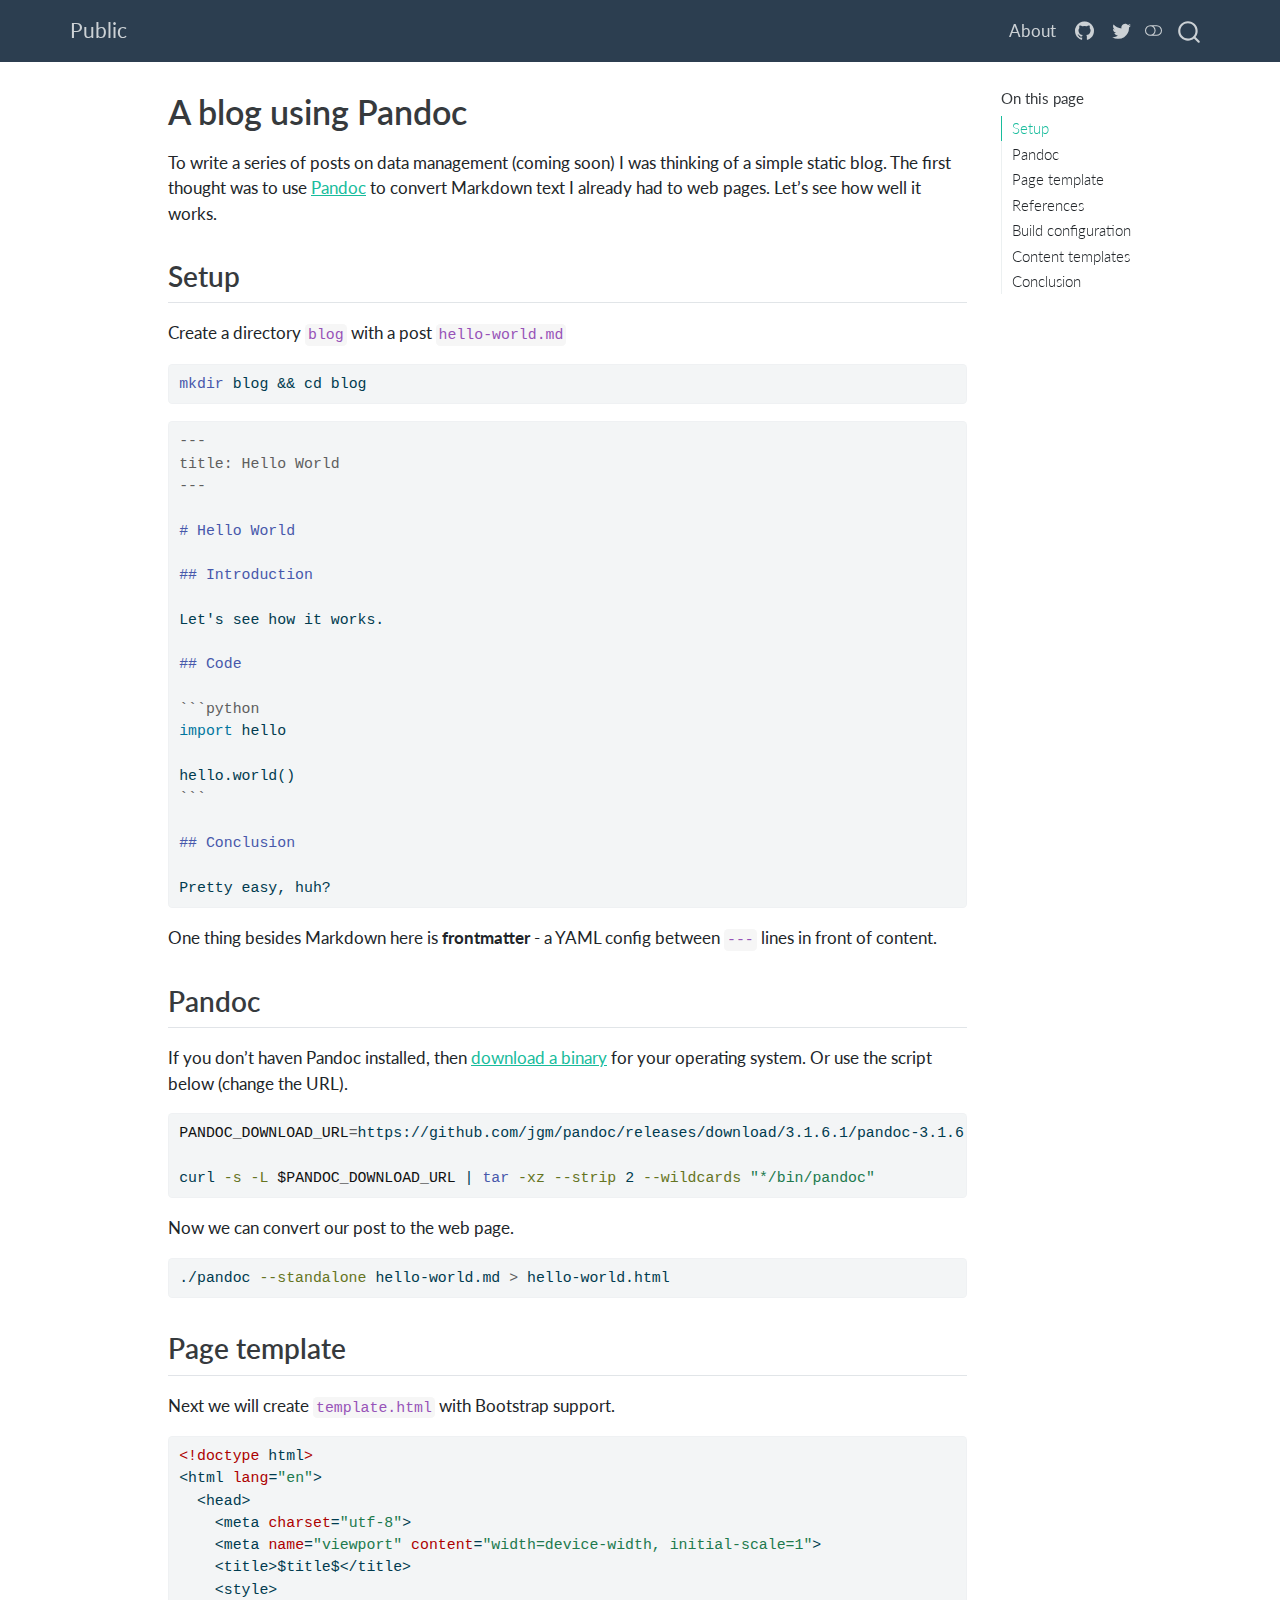
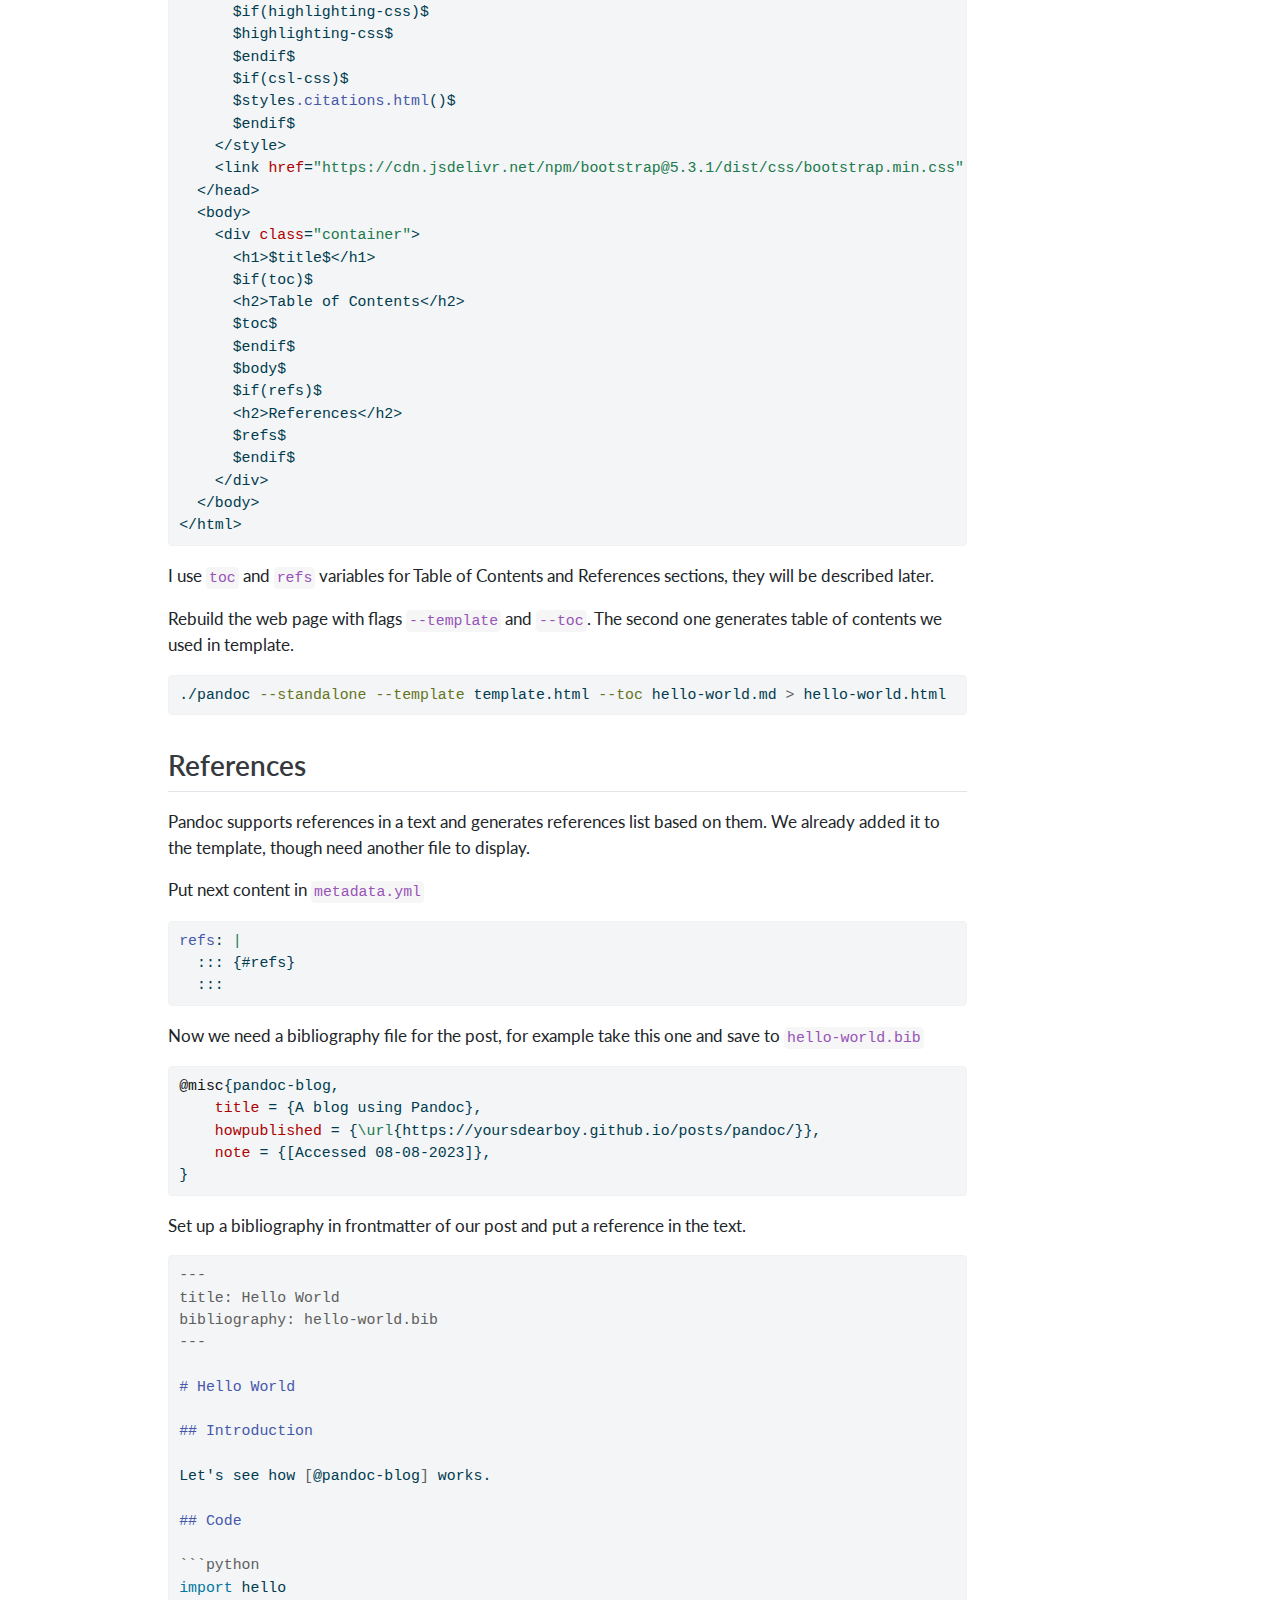
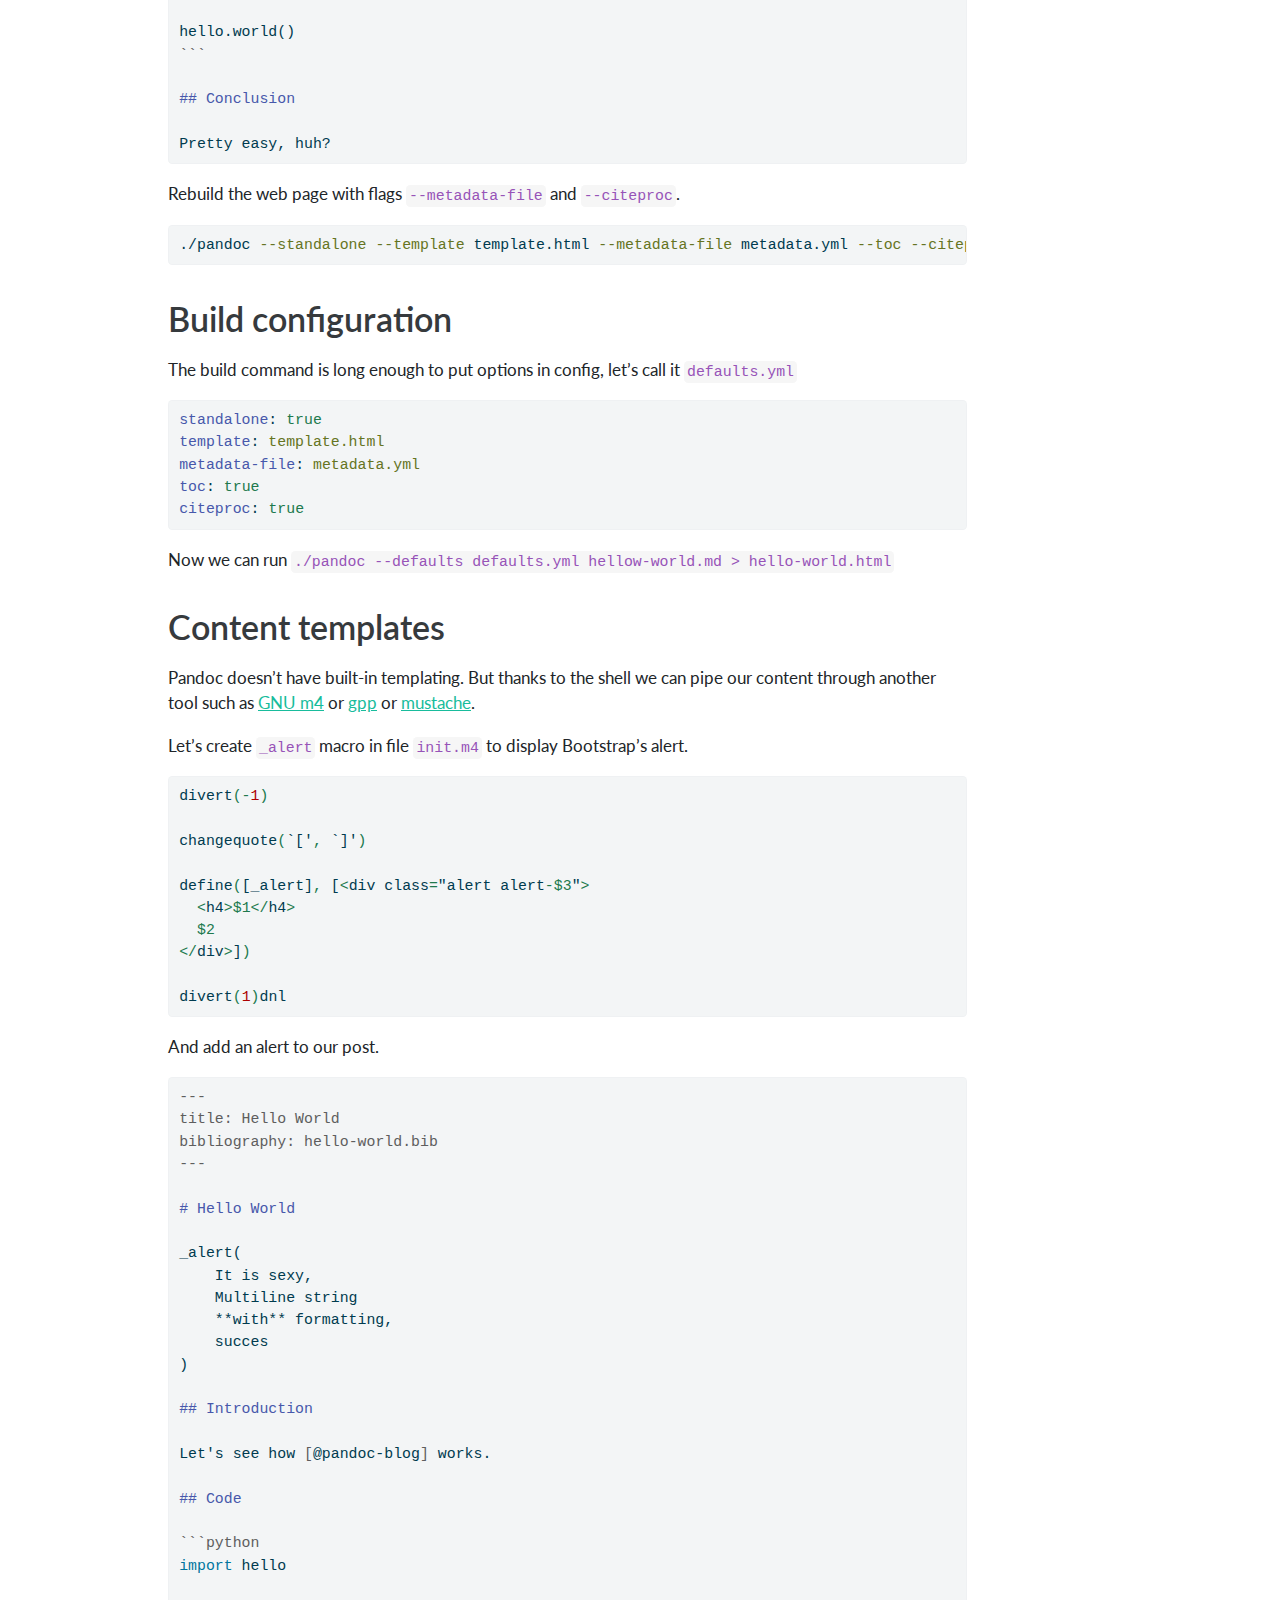
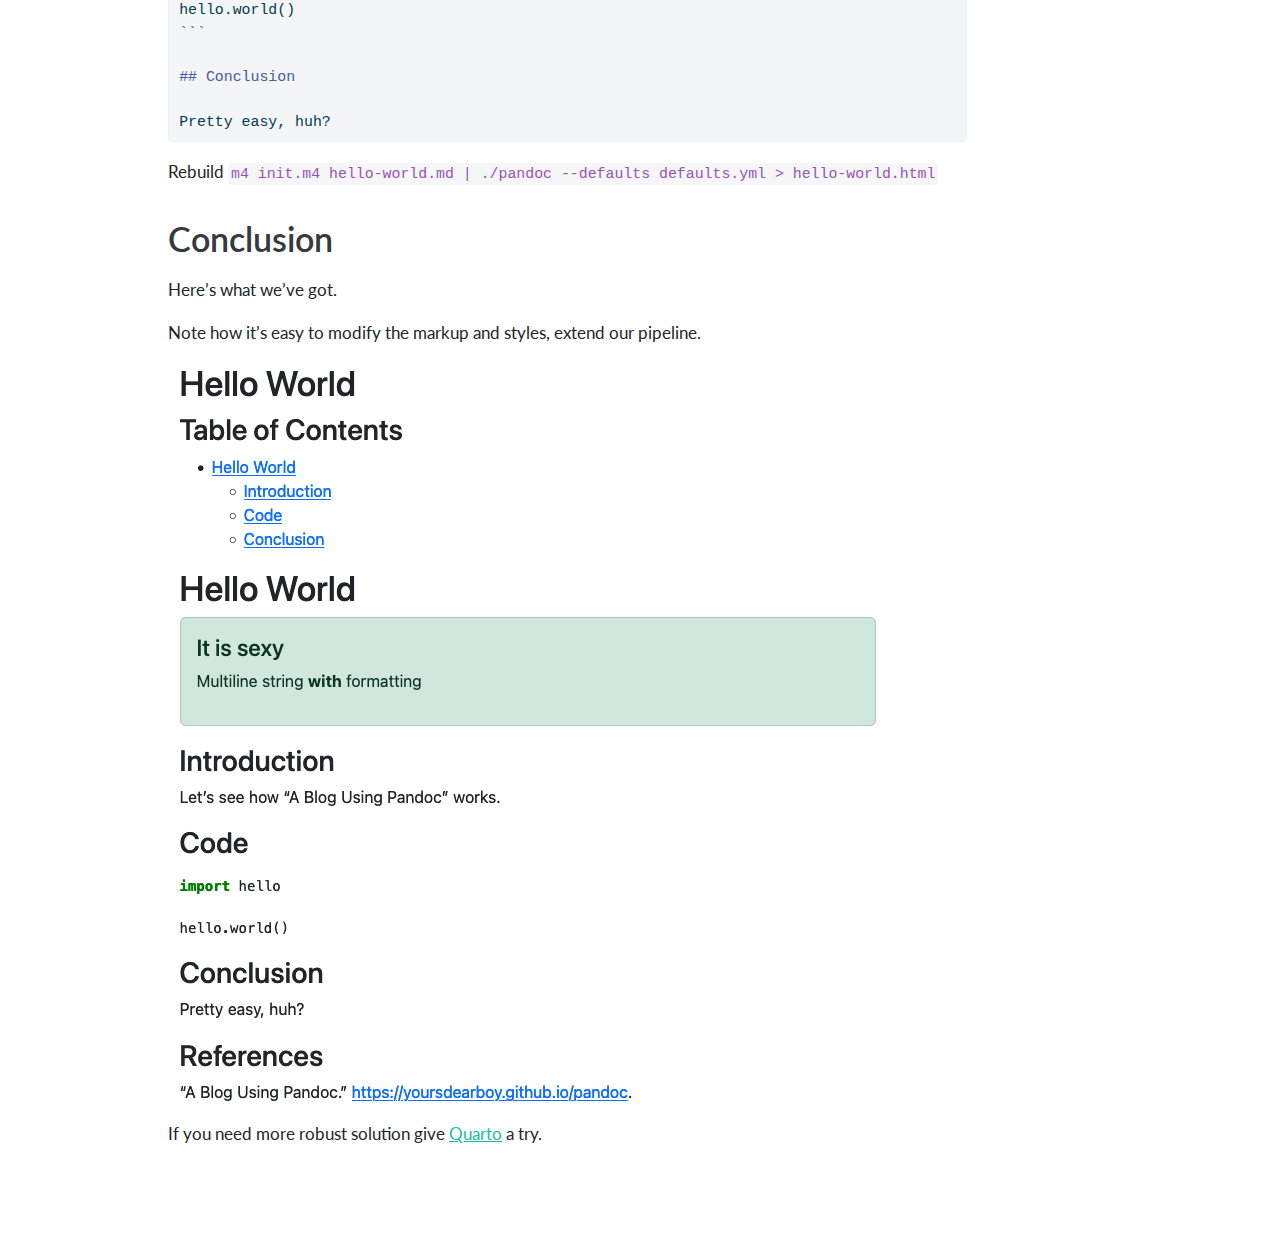
<file: posts/pandoc/index.html>
<!DOCTYPE html>
<html xmlns="http://www.w3.org/1999/xhtml" lang="en" xml:lang="en"><head>

<meta charset="utf-8">
<meta name="generator" content="quarto-1.3.450">

<meta name="viewport" content="width=device-width, initial-scale=1.0, user-scalable=yes">

<meta name="author" content="Kirill Voronin">
<meta name="dcterms.date" content="2023-08-07">

<title>Public - A blog using Pandoc</title>
<style>
code{white-space: pre-wrap;}
span.smallcaps{font-variant: small-caps;}
div.columns{display: flex; gap: min(4vw, 1.5em);}
div.column{flex: auto; overflow-x: auto;}
div.hanging-indent{margin-left: 1.5em; text-indent: -1.5em;}
ul.task-list{list-style: none;}
ul.task-list li input[type="checkbox"] {
  width: 0.8em;
  margin: 0 0.8em 0.2em -1em; /* quarto-specific, see https://github.com/quarto-dev/quarto-cli/issues/4556 */ 
  vertical-align: middle;
}
/* CSS for syntax highlighting */
pre > code.sourceCode { white-space: pre; position: relative; }
pre > code.sourceCode > span { display: inline-block; line-height: 1.25; }
pre > code.sourceCode > span:empty { height: 1.2em; }
.sourceCode { overflow: visible; }
code.sourceCode > span { color: inherit; text-decoration: inherit; }
div.sourceCode { margin: 1em 0; }
pre.sourceCode { margin: 0; }
@media screen {
div.sourceCode { overflow: auto; }
}
@media print {
pre > code.sourceCode { white-space: pre-wrap; }
pre > code.sourceCode > span { text-indent: -5em; padding-left: 5em; }
}
pre.numberSource code
  { counter-reset: source-line 0; }
pre.numberSource code > span
  { position: relative; left: -4em; counter-increment: source-line; }
pre.numberSource code > span > a:first-child::before
  { content: counter(source-line);
    position: relative; left: -1em; text-align: right; vertical-align: baseline;
    border: none; display: inline-block;
    -webkit-touch-callout: none; -webkit-user-select: none;
    -khtml-user-select: none; -moz-user-select: none;
    -ms-user-select: none; user-select: none;
    padding: 0 4px; width: 4em;
  }
pre.numberSource { margin-left: 3em;  padding-left: 4px; }
div.sourceCode
  {   }
@media screen {
pre > code.sourceCode > span > a:first-child::before { text-decoration: underline; }
}
</style>


<script src="../../site_libs/quarto-nav/quarto-nav.js"></script>
<script src="../../site_libs/quarto-nav/headroom.min.js"></script>
<script src="../../site_libs/clipboard/clipboard.min.js"></script>
<script src="../../site_libs/quarto-search/autocomplete.umd.js"></script>
<script src="../../site_libs/quarto-search/fuse.min.js"></script>
<script src="../../site_libs/quarto-search/quarto-search.js"></script>
<meta name="quarto:offset" content="../../">
<script src="../../site_libs/quarto-html/quarto.js"></script>
<script src="../../site_libs/quarto-html/popper.min.js"></script>
<script src="../../site_libs/quarto-html/tippy.umd.min.js"></script>
<script src="../../site_libs/quarto-html/anchor.min.js"></script>
<link href="../../site_libs/quarto-html/tippy.css" rel="stylesheet">
<link href="../../site_libs/quarto-html/quarto-syntax-highlighting.css" rel="stylesheet" class="quarto-color-scheme" id="quarto-text-highlighting-styles">
<link href="../../site_libs/quarto-html/quarto-syntax-highlighting-dark.css" rel="prefetch" class="quarto-color-scheme quarto-color-alternate" id="quarto-text-highlighting-styles">
<script src="../../site_libs/bootstrap/bootstrap.min.js"></script>
<link href="../../site_libs/bootstrap/bootstrap-icons.css" rel="stylesheet">
<link href="../../site_libs/bootstrap/bootstrap.min.css" rel="stylesheet" class="quarto-color-scheme" id="quarto-bootstrap" data-mode="light">
<link href="../../site_libs/bootstrap/bootstrap-dark.min.css" rel="prefetch" class="quarto-color-scheme quarto-color-alternate" id="quarto-bootstrap" data-mode="dark">
<script id="quarto-search-options" type="application/json">{
  "location": "navbar",
  "copy-button": false,
  "collapse-after": 3,
  "panel-placement": "end",
  "type": "overlay",
  "limit": 20,
  "language": {
    "search-no-results-text": "No results",
    "search-matching-documents-text": "matching documents",
    "search-copy-link-title": "Copy link to search",
    "search-hide-matches-text": "Hide additional matches",
    "search-more-match-text": "more match in this document",
    "search-more-matches-text": "more matches in this document",
    "search-clear-button-title": "Clear",
    "search-detached-cancel-button-title": "Cancel",
    "search-submit-button-title": "Submit",
    "search-label": "Search"
  }
}</script>


<link rel="stylesheet" href="../../styles.css">
</head>

<body class="nav-fixed">

<div id="quarto-search-results"></div>
  <header id="quarto-header" class="headroom fixed-top">
    <nav class="navbar navbar-expand-lg navbar-dark ">
      <div class="navbar-container container-fluid">
      <div class="navbar-brand-container">
    <a class="navbar-brand" href="../../index.html">
    <span class="navbar-title">Public</span>
    </a>
  </div>
            <div id="quarto-search" class="" title="Search"></div>
          <button class="navbar-toggler" type="button" data-bs-toggle="collapse" data-bs-target="#navbarCollapse" aria-controls="navbarCollapse" aria-expanded="false" aria-label="Toggle navigation" onclick="if (window.quartoToggleHeadroom) { window.quartoToggleHeadroom(); }">
  <span class="navbar-toggler-icon"></span>
</button>
          <div class="collapse navbar-collapse" id="navbarCollapse">
            <ul class="navbar-nav navbar-nav-scroll ms-auto">
  <li class="nav-item">
    <a class="nav-link" href="../../about.html" rel="" target="">
 <span class="menu-text">About</span></a>
  </li>  
  <li class="nav-item compact">
    <a class="nav-link" href="https://github.com/yoursdearboy" rel="" target=""><i class="bi bi-github" role="img">
</i> 
 <span class="menu-text"></span></a>
  </li>  
  <li class="nav-item compact">
    <a class="nav-link" href="https://twitter.com/prlunestia" rel="" target=""><i class="bi bi-twitter" role="img">
</i> 
 <span class="menu-text"></span></a>
  </li>  
</ul>
            <div class="quarto-navbar-tools">
  <a href="" class="quarto-color-scheme-toggle quarto-navigation-tool  px-1" onclick="window.quartoToggleColorScheme(); return false;" title="Toggle dark mode"><i class="bi"></i></a>
</div>
          </div> <!-- /navcollapse -->
      </div> <!-- /container-fluid -->
    </nav>
</header>
<!-- content -->
<div id="quarto-content" class="quarto-container page-columns page-rows-contents page-layout-article page-navbar">
<!-- sidebar -->
<!-- margin-sidebar -->
    <div id="quarto-margin-sidebar" class="sidebar margin-sidebar">
        <nav id="TOC" role="doc-toc" class="toc-active">
    <h2 id="toc-title">On this page</h2>
   
  <ul>
  <li><a href="#setup" id="toc-setup" class="nav-link active" data-scroll-target="#setup">Setup</a></li>
  <li><a href="#pandoc" id="toc-pandoc" class="nav-link" data-scroll-target="#pandoc">Pandoc</a></li>
  <li><a href="#page-template" id="toc-page-template" class="nav-link" data-scroll-target="#page-template">Page template</a></li>
  <li><a href="#references" id="toc-references" class="nav-link" data-scroll-target="#references">References</a></li>
  <li><a href="#build-configuration" id="toc-build-configuration" class="nav-link" data-scroll-target="#build-configuration">Build configuration</a></li>
  <li><a href="#content-templates" id="toc-content-templates" class="nav-link" data-scroll-target="#content-templates">Content templates</a></li>
  <li><a href="#conclusion" id="toc-conclusion" class="nav-link" data-scroll-target="#conclusion">Conclusion</a></li>
  </ul>
</nav>
    </div>
<!-- main -->
<main class="content" id="quarto-document-content">

<header id="title-block-header" class="quarto-title-block default">
<div class="quarto-title">
<h1 class="title">A blog using Pandoc</h1>
</div>



<div class="quarto-title-meta">

    <div>
    <div class="quarto-title-meta-heading">Author</div>
    <div class="quarto-title-meta-contents">
             <p>Kirill Voronin </p>
          </div>
  </div>
    
    <div>
    <div class="quarto-title-meta-heading">Published</div>
    <div class="quarto-title-meta-contents">
      <p class="date">August 7, 2023</p>
    </div>
  </div>
  
    
  </div>
  

</header>

<p>To write a series of posts on data management (coming soon) I was thinking of a simple static blog. The first thought was to use <a href="https://pandoc.org">Pandoc</a> to convert Markdown text I already had to web pages. Let’s see how well it works.</p>
<section id="setup" class="level2">
<h2 class="anchored" data-anchor-id="setup">Setup</h2>
<p>Create a directory <code>blog</code> with a post <code>hello-world.md</code></p>
<div class="sourceCode" id="cb1"><pre class="sourceCode sh code-with-copy"><code class="sourceCode bash"><span id="cb1-1"><a href="#cb1-1" aria-hidden="true" tabindex="-1"></a><span class="fu">mkdir</span> blog <span class="kw">&amp;&amp;</span> <span class="bu">cd</span> blog</span></code><button title="Copy to Clipboard" class="code-copy-button"><i class="bi"></i></button></pre></div>
<div class="sourceCode" id="cb2"><pre class="sourceCode md code-with-copy"><code class="sourceCode markdown"><span id="cb2-1"><a href="#cb2-1" aria-hidden="true" tabindex="-1"></a><span class="co">---</span></span>
<span id="cb2-2"><a href="#cb2-2" aria-hidden="true" tabindex="-1"></a><span class="an">title:</span><span class="co"> Hello World</span></span>
<span id="cb2-3"><a href="#cb2-3" aria-hidden="true" tabindex="-1"></a><span class="co">---</span></span>
<span id="cb2-4"><a href="#cb2-4" aria-hidden="true" tabindex="-1"></a></span>
<span id="cb2-5"><a href="#cb2-5" aria-hidden="true" tabindex="-1"></a><span class="fu"># Hello World</span></span>
<span id="cb2-6"><a href="#cb2-6" aria-hidden="true" tabindex="-1"></a></span>
<span id="cb2-7"><a href="#cb2-7" aria-hidden="true" tabindex="-1"></a><span class="fu">## Introduction</span></span>
<span id="cb2-8"><a href="#cb2-8" aria-hidden="true" tabindex="-1"></a></span>
<span id="cb2-9"><a href="#cb2-9" aria-hidden="true" tabindex="-1"></a>Let's see how it works.</span>
<span id="cb2-10"><a href="#cb2-10" aria-hidden="true" tabindex="-1"></a></span>
<span id="cb2-11"><a href="#cb2-11" aria-hidden="true" tabindex="-1"></a><span class="fu">## Code</span></span>
<span id="cb2-12"><a href="#cb2-12" aria-hidden="true" tabindex="-1"></a></span>
<span id="cb2-13"><a href="#cb2-13" aria-hidden="true" tabindex="-1"></a><span class="in">```python</span></span>
<span id="cb2-14"><a href="#cb2-14" aria-hidden="true" tabindex="-1"></a><span class="im">import</span> hello</span>
<span id="cb2-15"><a href="#cb2-15" aria-hidden="true" tabindex="-1"></a></span>
<span id="cb2-16"><a href="#cb2-16" aria-hidden="true" tabindex="-1"></a>hello.world()</span>
<span id="cb2-17"><a href="#cb2-17" aria-hidden="true" tabindex="-1"></a><span class="in">```</span></span>
<span id="cb2-18"><a href="#cb2-18" aria-hidden="true" tabindex="-1"></a></span>
<span id="cb2-19"><a href="#cb2-19" aria-hidden="true" tabindex="-1"></a><span class="fu">## Conclusion</span></span>
<span id="cb2-20"><a href="#cb2-20" aria-hidden="true" tabindex="-1"></a></span>
<span id="cb2-21"><a href="#cb2-21" aria-hidden="true" tabindex="-1"></a>Pretty easy, huh?</span></code><button title="Copy to Clipboard" class="code-copy-button"><i class="bi"></i></button></pre></div>
<p>One thing besides Markdown here is <strong>frontmatter</strong> - a YAML config between <code>---</code> lines in front of content.</p>
</section>
<section id="pandoc" class="level2">
<h2 class="anchored" data-anchor-id="pandoc">Pandoc</h2>
<p>If you don’t haven Pandoc installed, then <a href="https://github.com/jgm/pandoc/releases/">download a binary</a> for your operating system. Or use the script below (change the URL).</p>
<div class="sourceCode" id="cb3"><pre class="sourceCode sh code-with-copy"><code class="sourceCode bash"><span id="cb3-1"><a href="#cb3-1" aria-hidden="true" tabindex="-1"></a><span class="va">PANDOC_DOWNLOAD_URL</span><span class="op">=</span>https://github.com/jgm/pandoc/releases/download/3.1.6.1/pandoc-3.1.6.1-linux-amd64.tar.gz</span>
<span id="cb3-2"><a href="#cb3-2" aria-hidden="true" tabindex="-1"></a></span>
<span id="cb3-3"><a href="#cb3-3" aria-hidden="true" tabindex="-1"></a><span class="ex">curl</span> <span class="at">-s</span> <span class="at">-L</span> <span class="va">$PANDOC_DOWNLOAD_URL</span> <span class="kw">|</span> <span class="fu">tar</span> <span class="at">-xz</span> <span class="at">--strip</span> 2 <span class="at">--wildcards</span> <span class="st">"*/bin/pandoc"</span></span></code><button title="Copy to Clipboard" class="code-copy-button"><i class="bi"></i></button></pre></div>
<p>Now we can convert our post to the web page.</p>
<div class="sourceCode" id="cb4"><pre class="sourceCode sh code-with-copy"><code class="sourceCode bash"><span id="cb4-1"><a href="#cb4-1" aria-hidden="true" tabindex="-1"></a><span class="ex">./pandoc</span> <span class="at">--standalone</span> hello-world.md <span class="op">&gt;</span> hello-world.html</span></code><button title="Copy to Clipboard" class="code-copy-button"><i class="bi"></i></button></pre></div>
</section>
<section id="page-template" class="level2">
<h2 class="anchored" data-anchor-id="page-template">Page template</h2>
<p>Next we will create <code>template.html</code> with Bootstrap support.</p>
<div class="sourceCode" id="cb5"><pre class="sourceCode html code-with-copy"><code class="sourceCode html"><span id="cb5-1"><a href="#cb5-1" aria-hidden="true" tabindex="-1"></a><span class="dt">&lt;!doctype </span>html<span class="dt">&gt;</span></span>
<span id="cb5-2"><a href="#cb5-2" aria-hidden="true" tabindex="-1"></a><span class="kw">&lt;html</span> <span class="er">lang</span><span class="ot">=</span><span class="st">"en"</span><span class="kw">&gt;</span></span>
<span id="cb5-3"><a href="#cb5-3" aria-hidden="true" tabindex="-1"></a>  <span class="kw">&lt;head&gt;</span></span>
<span id="cb5-4"><a href="#cb5-4" aria-hidden="true" tabindex="-1"></a>    <span class="kw">&lt;meta</span> <span class="er">charset</span><span class="ot">=</span><span class="st">"utf-8"</span><span class="kw">&gt;</span></span>
<span id="cb5-5"><a href="#cb5-5" aria-hidden="true" tabindex="-1"></a>    <span class="kw">&lt;meta</span> <span class="er">name</span><span class="ot">=</span><span class="st">"viewport"</span> <span class="er">content</span><span class="ot">=</span><span class="st">"width=device-width, initial-scale=1"</span><span class="kw">&gt;</span></span>
<span id="cb5-6"><a href="#cb5-6" aria-hidden="true" tabindex="-1"></a>    <span class="kw">&lt;title&gt;</span>$title$<span class="kw">&lt;/title&gt;</span></span>
<span id="cb5-7"><a href="#cb5-7" aria-hidden="true" tabindex="-1"></a>    <span class="kw">&lt;style&gt;</span></span>
<span id="cb5-8"><a href="#cb5-8" aria-hidden="true" tabindex="-1"></a>      $if(highlighting-css)$</span>
<span id="cb5-9"><a href="#cb5-9" aria-hidden="true" tabindex="-1"></a>      $highlighting-css$</span>
<span id="cb5-10"><a href="#cb5-10" aria-hidden="true" tabindex="-1"></a>      $endif$</span>
<span id="cb5-11"><a href="#cb5-11" aria-hidden="true" tabindex="-1"></a>      $if(csl-css)$</span>
<span id="cb5-12"><a href="#cb5-12" aria-hidden="true" tabindex="-1"></a>      $styles<span class="fu">.citations.html</span>()$</span>
<span id="cb5-13"><a href="#cb5-13" aria-hidden="true" tabindex="-1"></a>      $endif$</span>
<span id="cb5-14"><a href="#cb5-14" aria-hidden="true" tabindex="-1"></a>    <span class="kw">&lt;/style&gt;</span></span>
<span id="cb5-15"><a href="#cb5-15" aria-hidden="true" tabindex="-1"></a>    <span class="kw">&lt;link</span> <span class="er">href</span><span class="ot">=</span><span class="st">"https://cdn.jsdelivr.net/npm/bootstrap@5.3.1/dist/css/bootstrap.min.css"</span> <span class="er">rel</span><span class="ot">=</span><span class="st">"stylesheet"</span> <span class="er">integrity</span><span class="ot">=</span><span class="st">"sha384-4bw+/aepP/YC94hEpVNVgiZdgIC5+VKNBQNGCHeKRQN+PtmoHDEXuppvnDJzQIu9"</span> <span class="er">crossorigin</span><span class="ot">=</span><span class="st">"anonymous"</span><span class="kw">&gt;</span></span>
<span id="cb5-16"><a href="#cb5-16" aria-hidden="true" tabindex="-1"></a>  <span class="kw">&lt;/head&gt;</span></span>
<span id="cb5-17"><a href="#cb5-17" aria-hidden="true" tabindex="-1"></a>  <span class="kw">&lt;body&gt;</span></span>
<span id="cb5-18"><a href="#cb5-18" aria-hidden="true" tabindex="-1"></a>    <span class="kw">&lt;div</span> <span class="er">class</span><span class="ot">=</span><span class="st">"container"</span><span class="kw">&gt;</span></span>
<span id="cb5-19"><a href="#cb5-19" aria-hidden="true" tabindex="-1"></a>      <span class="kw">&lt;h1&gt;</span>$title$<span class="kw">&lt;/h1&gt;</span></span>
<span id="cb5-20"><a href="#cb5-20" aria-hidden="true" tabindex="-1"></a>      $if(toc)$</span>
<span id="cb5-21"><a href="#cb5-21" aria-hidden="true" tabindex="-1"></a>      <span class="kw">&lt;h2&gt;</span>Table of Contents<span class="kw">&lt;/h2&gt;</span></span>
<span id="cb5-22"><a href="#cb5-22" aria-hidden="true" tabindex="-1"></a>      $toc$</span>
<span id="cb5-23"><a href="#cb5-23" aria-hidden="true" tabindex="-1"></a>      $endif$</span>
<span id="cb5-24"><a href="#cb5-24" aria-hidden="true" tabindex="-1"></a>      $body$</span>
<span id="cb5-25"><a href="#cb5-25" aria-hidden="true" tabindex="-1"></a>      $if(refs)$</span>
<span id="cb5-26"><a href="#cb5-26" aria-hidden="true" tabindex="-1"></a>      <span class="kw">&lt;h2&gt;</span>References<span class="kw">&lt;/h2&gt;</span></span>
<span id="cb5-27"><a href="#cb5-27" aria-hidden="true" tabindex="-1"></a>      $refs$</span>
<span id="cb5-28"><a href="#cb5-28" aria-hidden="true" tabindex="-1"></a>      $endif$</span>
<span id="cb5-29"><a href="#cb5-29" aria-hidden="true" tabindex="-1"></a>    <span class="kw">&lt;/div&gt;</span></span>
<span id="cb5-30"><a href="#cb5-30" aria-hidden="true" tabindex="-1"></a>  <span class="kw">&lt;/body&gt;</span></span>
<span id="cb5-31"><a href="#cb5-31" aria-hidden="true" tabindex="-1"></a><span class="kw">&lt;/html&gt;</span></span></code><button title="Copy to Clipboard" class="code-copy-button"><i class="bi"></i></button></pre></div>
<p>I use <code>toc</code> and <code>refs</code> variables for Table of Contents and References sections, they will be described later.</p>
<p>Rebuild the web page with flags <code>--template</code> and <code>--toc</code>. The second one generates table of contents we used in template.</p>
<div class="sourceCode" id="cb6"><pre class="sourceCode sh code-with-copy"><code class="sourceCode bash"><span id="cb6-1"><a href="#cb6-1" aria-hidden="true" tabindex="-1"></a><span class="ex">./pandoc</span> <span class="at">--standalone</span> <span class="at">--template</span> template.html <span class="at">--toc</span> hello-world.md <span class="op">&gt;</span> hello-world.html</span></code><button title="Copy to Clipboard" class="code-copy-button"><i class="bi"></i></button></pre></div>
</section>
<section id="references" class="level2">
<h2 class="anchored" data-anchor-id="references">References</h2>
<p>Pandoc supports references in a text and generates references list based on them. We already added it to the template, though need another file to display.</p>
<p>Put next content in <code>metadata.yml</code></p>
<div class="sourceCode" id="cb7"><pre class="sourceCode yml code-with-copy"><code class="sourceCode yaml"><span id="cb7-1"><a href="#cb7-1" aria-hidden="true" tabindex="-1"></a><span class="fu">refs</span><span class="kw">: </span><span class="ch">|</span></span>
<span id="cb7-2"><a href="#cb7-2" aria-hidden="true" tabindex="-1"></a>  ::: {#refs}</span>
<span id="cb7-3"><a href="#cb7-3" aria-hidden="true" tabindex="-1"></a>  :::</span></code><button title="Copy to Clipboard" class="code-copy-button"><i class="bi"></i></button></pre></div>
<p>Now we need a bibliography file for the post, for example take this one and save to <code>hello-world.bib</code></p>
<div class="sourceCode" id="cb8"><pre class="sourceCode bib code-with-copy"><code class="sourceCode bibtex"><span id="cb8-1"><a href="#cb8-1" aria-hidden="true" tabindex="-1"></a><span class="va">@misc</span>{<span class="ot">pandoc</span>-<span class="ot">blog</span>,</span>
<span id="cb8-2"><a href="#cb8-2" aria-hidden="true" tabindex="-1"></a>    <span class="dt">title</span> = {A blog using Pandoc},</span>
<span id="cb8-3"><a href="#cb8-3" aria-hidden="true" tabindex="-1"></a>    <span class="dt">howpublished</span> = {<span class="ch">\url</span>{https://yoursdearboy.github.io/posts/pandoc/}},</span>
<span id="cb8-4"><a href="#cb8-4" aria-hidden="true" tabindex="-1"></a>    <span class="dt">note</span> = {[Accessed 08-08-2023]},</span>
<span id="cb8-5"><a href="#cb8-5" aria-hidden="true" tabindex="-1"></a>}</span></code><button title="Copy to Clipboard" class="code-copy-button"><i class="bi"></i></button></pre></div>
<p>Set up a bibliography in frontmatter of our post and put a reference in the text.</p>
<div class="sourceCode" id="cb9"><pre class="sourceCode md code-with-copy"><code class="sourceCode markdown"><span id="cb9-1"><a href="#cb9-1" aria-hidden="true" tabindex="-1"></a><span class="co">---</span></span>
<span id="cb9-2"><a href="#cb9-2" aria-hidden="true" tabindex="-1"></a><span class="an">title:</span><span class="co"> Hello World</span></span>
<span id="cb9-3"><a href="#cb9-3" aria-hidden="true" tabindex="-1"></a><span class="an">bibliography:</span><span class="co"> hello-world.bib</span></span>
<span id="cb9-4"><a href="#cb9-4" aria-hidden="true" tabindex="-1"></a><span class="co">---</span></span>
<span id="cb9-5"><a href="#cb9-5" aria-hidden="true" tabindex="-1"></a></span>
<span id="cb9-6"><a href="#cb9-6" aria-hidden="true" tabindex="-1"></a><span class="fu"># Hello World</span></span>
<span id="cb9-7"><a href="#cb9-7" aria-hidden="true" tabindex="-1"></a></span>
<span id="cb9-8"><a href="#cb9-8" aria-hidden="true" tabindex="-1"></a><span class="fu">## Introduction</span></span>
<span id="cb9-9"><a href="#cb9-9" aria-hidden="true" tabindex="-1"></a></span>
<span id="cb9-10"><a href="#cb9-10" aria-hidden="true" tabindex="-1"></a>Let's see how <span class="co">[</span><span class="ot">@pandoc-blog</span><span class="co">]</span> works.</span>
<span id="cb9-11"><a href="#cb9-11" aria-hidden="true" tabindex="-1"></a></span>
<span id="cb9-12"><a href="#cb9-12" aria-hidden="true" tabindex="-1"></a><span class="fu">## Code</span></span>
<span id="cb9-13"><a href="#cb9-13" aria-hidden="true" tabindex="-1"></a></span>
<span id="cb9-14"><a href="#cb9-14" aria-hidden="true" tabindex="-1"></a><span class="in">```python</span></span>
<span id="cb9-15"><a href="#cb9-15" aria-hidden="true" tabindex="-1"></a><span class="im">import</span> hello</span>
<span id="cb9-16"><a href="#cb9-16" aria-hidden="true" tabindex="-1"></a></span>
<span id="cb9-17"><a href="#cb9-17" aria-hidden="true" tabindex="-1"></a>hello.world()</span>
<span id="cb9-18"><a href="#cb9-18" aria-hidden="true" tabindex="-1"></a><span class="in">```</span></span>
<span id="cb9-19"><a href="#cb9-19" aria-hidden="true" tabindex="-1"></a></span>
<span id="cb9-20"><a href="#cb9-20" aria-hidden="true" tabindex="-1"></a><span class="fu">## Conclusion</span></span>
<span id="cb9-21"><a href="#cb9-21" aria-hidden="true" tabindex="-1"></a></span>
<span id="cb9-22"><a href="#cb9-22" aria-hidden="true" tabindex="-1"></a>Pretty easy, huh?</span></code><button title="Copy to Clipboard" class="code-copy-button"><i class="bi"></i></button></pre></div>
<p>Rebuild the web page with flags <code>--metadata-file</code> and <code>--citeproc</code>.</p>
<div class="sourceCode" id="cb10"><pre class="sourceCode sh code-with-copy"><code class="sourceCode bash"><span id="cb10-1"><a href="#cb10-1" aria-hidden="true" tabindex="-1"></a><span class="ex">./pandoc</span> <span class="at">--standalone</span> <span class="at">--template</span> template.html <span class="at">--metadata-file</span> metadata.yml <span class="at">--toc</span> <span class="at">--citeproc</span> hello-world.md <span class="op">&gt;</span> hello-world.html</span></code><button title="Copy to Clipboard" class="code-copy-button"><i class="bi"></i></button></pre></div>
</section>
<section id="build-configuration" class="level1">
<h1>Build configuration</h1>
<p>The build command is long enough to put options in config, let’s call it <code>defaults.yml</code></p>
<div class="sourceCode" id="cb11"><pre class="sourceCode yml code-with-copy"><code class="sourceCode yaml"><span id="cb11-1"><a href="#cb11-1" aria-hidden="true" tabindex="-1"></a><span class="fu">standalone</span><span class="kw">:</span><span class="at"> </span><span class="ch">true</span></span>
<span id="cb11-2"><a href="#cb11-2" aria-hidden="true" tabindex="-1"></a><span class="fu">template</span><span class="kw">:</span><span class="at"> template.html</span></span>
<span id="cb11-3"><a href="#cb11-3" aria-hidden="true" tabindex="-1"></a><span class="fu">metadata-file</span><span class="kw">:</span><span class="at"> metadata.yml</span></span>
<span id="cb11-4"><a href="#cb11-4" aria-hidden="true" tabindex="-1"></a><span class="fu">toc</span><span class="kw">:</span><span class="at"> </span><span class="ch">true</span></span>
<span id="cb11-5"><a href="#cb11-5" aria-hidden="true" tabindex="-1"></a><span class="fu">citeproc</span><span class="kw">:</span><span class="at"> </span><span class="ch">true</span></span></code><button title="Copy to Clipboard" class="code-copy-button"><i class="bi"></i></button></pre></div>
<p>Now we can run <code>./pandoc --defaults defaults.yml hellow-world.md &gt; hello-world.html</code></p>
</section>
<section id="content-templates" class="level1">
<h1>Content templates</h1>
<p>Pandoc doesn’t have built-in templating. But thanks to the shell we can pipe our content through another tool such as <a href="https://www.gnu.org/software/m4/">GNU m4</a> or <a href="https://math.berkeley.edu/~auroux/software/gpp.html">gpp</a> or <a href="https://mustache.github.io">mustache</a>.</p>
<p>Let’s create <code>_alert</code> macro in file <code>init.m4</code> to display Bootstrap’s alert.</p>
<div class="sourceCode" id="cb12"><pre class="sourceCode m4 code-with-copy"><code class="sourceCode m4"><span id="cb12-1"><a href="#cb12-1" aria-hidden="true" tabindex="-1"></a><span class="kw">divert</span><span class="ch">(-</span><span class="dv">1</span><span class="ch">)</span></span>
<span id="cb12-2"><a href="#cb12-2" aria-hidden="true" tabindex="-1"></a></span>
<span id="cb12-3"><a href="#cb12-3" aria-hidden="true" tabindex="-1"></a><span class="kw">changequote</span><span class="ch">(</span>`['<span class="ch">,</span> `]'<span class="ch">)</span></span>
<span id="cb12-4"><a href="#cb12-4" aria-hidden="true" tabindex="-1"></a></span>
<span id="cb12-5"><a href="#cb12-5" aria-hidden="true" tabindex="-1"></a><span class="kw">define</span><span class="ch">(</span>[_alert]<span class="ch">,</span> [<span class="ch">&lt;</span>div class<span class="ch">=</span>"alert alert<span class="ch">-$3</span>"<span class="ch">&gt;</span></span>
<span id="cb12-6"><a href="#cb12-6" aria-hidden="true" tabindex="-1"></a>  <span class="ch">&lt;</span>h4<span class="ch">&gt;$1&lt;/</span>h4<span class="ch">&gt;</span></span>
<span id="cb12-7"><a href="#cb12-7" aria-hidden="true" tabindex="-1"></a>  <span class="ch">$2</span></span>
<span id="cb12-8"><a href="#cb12-8" aria-hidden="true" tabindex="-1"></a><span class="ch">&lt;/</span>div<span class="ch">&gt;</span>]<span class="ch">)</span></span>
<span id="cb12-9"><a href="#cb12-9" aria-hidden="true" tabindex="-1"></a></span>
<span id="cb12-10"><a href="#cb12-10" aria-hidden="true" tabindex="-1"></a><span class="kw">divert</span><span class="ch">(</span><span class="dv">1</span><span class="ch">)</span><span class="kw">dnl</span></span></code><button title="Copy to Clipboard" class="code-copy-button"><i class="bi"></i></button></pre></div>
<p>And add an alert to our post.</p>
<div class="sourceCode" id="cb13"><pre class="sourceCode md code-with-copy"><code class="sourceCode markdown"><span id="cb13-1"><a href="#cb13-1" aria-hidden="true" tabindex="-1"></a><span class="co">---</span></span>
<span id="cb13-2"><a href="#cb13-2" aria-hidden="true" tabindex="-1"></a><span class="an">title:</span><span class="co"> Hello World</span></span>
<span id="cb13-3"><a href="#cb13-3" aria-hidden="true" tabindex="-1"></a><span class="an">bibliography:</span><span class="co"> hello-world.bib</span></span>
<span id="cb13-4"><a href="#cb13-4" aria-hidden="true" tabindex="-1"></a><span class="co">---</span></span>
<span id="cb13-5"><a href="#cb13-5" aria-hidden="true" tabindex="-1"></a></span>
<span id="cb13-6"><a href="#cb13-6" aria-hidden="true" tabindex="-1"></a><span class="fu"># Hello World</span></span>
<span id="cb13-7"><a href="#cb13-7" aria-hidden="true" tabindex="-1"></a></span>
<span id="cb13-8"><a href="#cb13-8" aria-hidden="true" tabindex="-1"></a>_alert(</span>
<span id="cb13-9"><a href="#cb13-9" aria-hidden="true" tabindex="-1"></a>    It is sexy,</span>
<span id="cb13-10"><a href="#cb13-10" aria-hidden="true" tabindex="-1"></a>    Multiline string</span>
<span id="cb13-11"><a href="#cb13-11" aria-hidden="true" tabindex="-1"></a>    **with** formatting,</span>
<span id="cb13-12"><a href="#cb13-12" aria-hidden="true" tabindex="-1"></a>    succes</span>
<span id="cb13-13"><a href="#cb13-13" aria-hidden="true" tabindex="-1"></a>)</span>
<span id="cb13-14"><a href="#cb13-14" aria-hidden="true" tabindex="-1"></a></span>
<span id="cb13-15"><a href="#cb13-15" aria-hidden="true" tabindex="-1"></a><span class="fu">## Introduction</span></span>
<span id="cb13-16"><a href="#cb13-16" aria-hidden="true" tabindex="-1"></a></span>
<span id="cb13-17"><a href="#cb13-17" aria-hidden="true" tabindex="-1"></a>Let's see how <span class="co">[</span><span class="ot">@pandoc-blog</span><span class="co">]</span> works.</span>
<span id="cb13-18"><a href="#cb13-18" aria-hidden="true" tabindex="-1"></a></span>
<span id="cb13-19"><a href="#cb13-19" aria-hidden="true" tabindex="-1"></a><span class="fu">## Code</span></span>
<span id="cb13-20"><a href="#cb13-20" aria-hidden="true" tabindex="-1"></a></span>
<span id="cb13-21"><a href="#cb13-21" aria-hidden="true" tabindex="-1"></a><span class="in">```python</span></span>
<span id="cb13-22"><a href="#cb13-22" aria-hidden="true" tabindex="-1"></a><span class="im">import</span> hello</span>
<span id="cb13-23"><a href="#cb13-23" aria-hidden="true" tabindex="-1"></a></span>
<span id="cb13-24"><a href="#cb13-24" aria-hidden="true" tabindex="-1"></a>hello.world()</span>
<span id="cb13-25"><a href="#cb13-25" aria-hidden="true" tabindex="-1"></a><span class="in">```</span></span>
<span id="cb13-26"><a href="#cb13-26" aria-hidden="true" tabindex="-1"></a></span>
<span id="cb13-27"><a href="#cb13-27" aria-hidden="true" tabindex="-1"></a><span class="fu">## Conclusion</span></span>
<span id="cb13-28"><a href="#cb13-28" aria-hidden="true" tabindex="-1"></a></span>
<span id="cb13-29"><a href="#cb13-29" aria-hidden="true" tabindex="-1"></a>Pretty easy, huh?</span></code><button title="Copy to Clipboard" class="code-copy-button"><i class="bi"></i></button></pre></div>
<p>Rebuild <code>m4 init.m4 hello-world.md | ./pandoc --defaults defaults.yml &gt; hello-world.html</code></p>
</section>
<section id="conclusion" class="level1">
<h1>Conclusion</h1>
<p>Here’s what we’ve got.</p>
<p>Note how it’s easy to modify the markup and styles, extend our pipeline.</p>
<p><img src="demo.png" class="img-fluid"></p>
<p>If you need more robust solution give <a href="https://quarto.org">Quarto</a> a try.</p>


</section>

</main> <!-- /main -->
<script id="quarto-html-after-body" type="application/javascript">
window.document.addEventListener("DOMContentLoaded", function (event) {
  const toggleBodyColorMode = (bsSheetEl) => {
    const mode = bsSheetEl.getAttribute("data-mode");
    const bodyEl = window.document.querySelector("body");
    if (mode === "dark") {
      bodyEl.classList.add("quarto-dark");
      bodyEl.classList.remove("quarto-light");
    } else {
      bodyEl.classList.add("quarto-light");
      bodyEl.classList.remove("quarto-dark");
    }
  }
  const toggleBodyColorPrimary = () => {
    const bsSheetEl = window.document.querySelector("link#quarto-bootstrap");
    if (bsSheetEl) {
      toggleBodyColorMode(bsSheetEl);
    }
  }
  toggleBodyColorPrimary();  
  const disableStylesheet = (stylesheets) => {
    for (let i=0; i < stylesheets.length; i++) {
      const stylesheet = stylesheets[i];
      stylesheet.rel = 'prefetch';
    }
  }
  const enableStylesheet = (stylesheets) => {
    for (let i=0; i < stylesheets.length; i++) {
      const stylesheet = stylesheets[i];
      stylesheet.rel = 'stylesheet';
    }
  }
  const manageTransitions = (selector, allowTransitions) => {
    const els = window.document.querySelectorAll(selector);
    for (let i=0; i < els.length; i++) {
      const el = els[i];
      if (allowTransitions) {
        el.classList.remove('notransition');
      } else {
        el.classList.add('notransition');
      }
    }
  }
  const toggleColorMode = (alternate) => {
    // Switch the stylesheets
    const alternateStylesheets = window.document.querySelectorAll('link.quarto-color-scheme.quarto-color-alternate');
    manageTransitions('#quarto-margin-sidebar .nav-link', false);
    if (alternate) {
      enableStylesheet(alternateStylesheets);
      for (const sheetNode of alternateStylesheets) {
        if (sheetNode.id === "quarto-bootstrap") {
          toggleBodyColorMode(sheetNode);
        }
      }
    } else {
      disableStylesheet(alternateStylesheets);
      toggleBodyColorPrimary();
    }
    manageTransitions('#quarto-margin-sidebar .nav-link', true);
    // Switch the toggles
    const toggles = window.document.querySelectorAll('.quarto-color-scheme-toggle');
    for (let i=0; i < toggles.length; i++) {
      const toggle = toggles[i];
      if (toggle) {
        if (alternate) {
          toggle.classList.add("alternate");     
        } else {
          toggle.classList.remove("alternate");
        }
      }
    }
    // Hack to workaround the fact that safari doesn't
    // properly recolor the scrollbar when toggling (#1455)
    if (navigator.userAgent.indexOf('Safari') > 0 && navigator.userAgent.indexOf('Chrome') == -1) {
      manageTransitions("body", false);
      window.scrollTo(0, 1);
      setTimeout(() => {
        window.scrollTo(0, 0);
        manageTransitions("body", true);
      }, 40);  
    }
  }
  const isFileUrl = () => { 
    return window.location.protocol === 'file:';
  }
  const hasAlternateSentinel = () => {  
    let styleSentinel = getColorSchemeSentinel();
    if (styleSentinel !== null) {
      return styleSentinel === "alternate";
    } else {
      return false;
    }
  }
  const setStyleSentinel = (alternate) => {
    const value = alternate ? "alternate" : "default";
    if (!isFileUrl()) {
      window.localStorage.setItem("quarto-color-scheme", value);
    } else {
      localAlternateSentinel = value;
    }
  }
  const getColorSchemeSentinel = () => {
    if (!isFileUrl()) {
      const storageValue = window.localStorage.getItem("quarto-color-scheme");
      return storageValue != null ? storageValue : localAlternateSentinel;
    } else {
      return localAlternateSentinel;
    }
  }
  let localAlternateSentinel = 'default';
  // Dark / light mode switch
  window.quartoToggleColorScheme = () => {
    // Read the current dark / light value 
    let toAlternate = !hasAlternateSentinel();
    toggleColorMode(toAlternate);
    setStyleSentinel(toAlternate);
  };
  // Ensure there is a toggle, if there isn't float one in the top right
  if (window.document.querySelector('.quarto-color-scheme-toggle') === null) {
    const a = window.document.createElement('a');
    a.classList.add('top-right');
    a.classList.add('quarto-color-scheme-toggle');
    a.href = "";
    a.onclick = function() { try { window.quartoToggleColorScheme(); } catch {} return false; };
    const i = window.document.createElement("i");
    i.classList.add('bi');
    a.appendChild(i);
    window.document.body.appendChild(a);
  }
  // Switch to dark mode if need be
  if (hasAlternateSentinel()) {
    toggleColorMode(true);
  } else {
    toggleColorMode(false);
  }
  const icon = "";
  const anchorJS = new window.AnchorJS();
  anchorJS.options = {
    placement: 'right',
    icon: icon
  };
  anchorJS.add('.anchored');
  const isCodeAnnotation = (el) => {
    for (const clz of el.classList) {
      if (clz.startsWith('code-annotation-')) {                     
        return true;
      }
    }
    return false;
  }
  const clipboard = new window.ClipboardJS('.code-copy-button', {
    text: function(trigger) {
      const codeEl = trigger.previousElementSibling.cloneNode(true);
      for (const childEl of codeEl.children) {
        if (isCodeAnnotation(childEl)) {
          childEl.remove();
        }
      }
      return codeEl.innerText;
    }
  });
  clipboard.on('success', function(e) {
    // button target
    const button = e.trigger;
    // don't keep focus
    button.blur();
    // flash "checked"
    button.classList.add('code-copy-button-checked');
    var currentTitle = button.getAttribute("title");
    button.setAttribute("title", "Copied!");
    let tooltip;
    if (window.bootstrap) {
      button.setAttribute("data-bs-toggle", "tooltip");
      button.setAttribute("data-bs-placement", "left");
      button.setAttribute("data-bs-title", "Copied!");
      tooltip = new bootstrap.Tooltip(button, 
        { trigger: "manual", 
          customClass: "code-copy-button-tooltip",
          offset: [0, -8]});
      tooltip.show();    
    }
    setTimeout(function() {
      if (tooltip) {
        tooltip.hide();
        button.removeAttribute("data-bs-title");
        button.removeAttribute("data-bs-toggle");
        button.removeAttribute("data-bs-placement");
      }
      button.setAttribute("title", currentTitle);
      button.classList.remove('code-copy-button-checked');
    }, 1000);
    // clear code selection
    e.clearSelection();
  });
  function tippyHover(el, contentFn) {
    const config = {
      allowHTML: true,
      content: contentFn,
      maxWidth: 500,
      delay: 100,
      arrow: false,
      appendTo: function(el) {
          return el.parentElement;
      },
      interactive: true,
      interactiveBorder: 10,
      theme: 'quarto',
      placement: 'bottom-start'
    };
    window.tippy(el, config); 
  }
  const noterefs = window.document.querySelectorAll('a[role="doc-noteref"]');
  for (var i=0; i<noterefs.length; i++) {
    const ref = noterefs[i];
    tippyHover(ref, function() {
      // use id or data attribute instead here
      let href = ref.getAttribute('data-footnote-href') || ref.getAttribute('href');
      try { href = new URL(href).hash; } catch {}
      const id = href.replace(/^#\/?/, "");
      const note = window.document.getElementById(id);
      return note.innerHTML;
    });
  }
      let selectedAnnoteEl;
      const selectorForAnnotation = ( cell, annotation) => {
        let cellAttr = 'data-code-cell="' + cell + '"';
        let lineAttr = 'data-code-annotation="' +  annotation + '"';
        const selector = 'span[' + cellAttr + '][' + lineAttr + ']';
        return selector;
      }
      const selectCodeLines = (annoteEl) => {
        const doc = window.document;
        const targetCell = annoteEl.getAttribute("data-target-cell");
        const targetAnnotation = annoteEl.getAttribute("data-target-annotation");
        const annoteSpan = window.document.querySelector(selectorForAnnotation(targetCell, targetAnnotation));
        const lines = annoteSpan.getAttribute("data-code-lines").split(",");
        const lineIds = lines.map((line) => {
          return targetCell + "-" + line;
        })
        let top = null;
        let height = null;
        let parent = null;
        if (lineIds.length > 0) {
            //compute the position of the single el (top and bottom and make a div)
            const el = window.document.getElementById(lineIds[0]);
            top = el.offsetTop;
            height = el.offsetHeight;
            parent = el.parentElement.parentElement;
          if (lineIds.length > 1) {
            const lastEl = window.document.getElementById(lineIds[lineIds.length - 1]);
            const bottom = lastEl.offsetTop + lastEl.offsetHeight;
            height = bottom - top;
          }
          if (top !== null && height !== null && parent !== null) {
            // cook up a div (if necessary) and position it 
            let div = window.document.getElementById("code-annotation-line-highlight");
            if (div === null) {
              div = window.document.createElement("div");
              div.setAttribute("id", "code-annotation-line-highlight");
              div.style.position = 'absolute';
              parent.appendChild(div);
            }
            div.style.top = top - 2 + "px";
            div.style.height = height + 4 + "px";
            let gutterDiv = window.document.getElementById("code-annotation-line-highlight-gutter");
            if (gutterDiv === null) {
              gutterDiv = window.document.createElement("div");
              gutterDiv.setAttribute("id", "code-annotation-line-highlight-gutter");
              gutterDiv.style.position = 'absolute';
              const codeCell = window.document.getElementById(targetCell);
              const gutter = codeCell.querySelector('.code-annotation-gutter');
              gutter.appendChild(gutterDiv);
            }
            gutterDiv.style.top = top - 2 + "px";
            gutterDiv.style.height = height + 4 + "px";
          }
          selectedAnnoteEl = annoteEl;
        }
      };
      const unselectCodeLines = () => {
        const elementsIds = ["code-annotation-line-highlight", "code-annotation-line-highlight-gutter"];
        elementsIds.forEach((elId) => {
          const div = window.document.getElementById(elId);
          if (div) {
            div.remove();
          }
        });
        selectedAnnoteEl = undefined;
      };
      // Attach click handler to the DT
      const annoteDls = window.document.querySelectorAll('dt[data-target-cell]');
      for (const annoteDlNode of annoteDls) {
        annoteDlNode.addEventListener('click', (event) => {
          const clickedEl = event.target;
          if (clickedEl !== selectedAnnoteEl) {
            unselectCodeLines();
            const activeEl = window.document.querySelector('dt[data-target-cell].code-annotation-active');
            if (activeEl) {
              activeEl.classList.remove('code-annotation-active');
            }
            selectCodeLines(clickedEl);
            clickedEl.classList.add('code-annotation-active');
          } else {
            // Unselect the line
            unselectCodeLines();
            clickedEl.classList.remove('code-annotation-active');
          }
        });
      }
  const findCites = (el) => {
    const parentEl = el.parentElement;
    if (parentEl) {
      const cites = parentEl.dataset.cites;
      if (cites) {
        return {
          el,
          cites: cites.split(' ')
        };
      } else {
        return findCites(el.parentElement)
      }
    } else {
      return undefined;
    }
  };
  var bibliorefs = window.document.querySelectorAll('a[role="doc-biblioref"]');
  for (var i=0; i<bibliorefs.length; i++) {
    const ref = bibliorefs[i];
    const citeInfo = findCites(ref);
    if (citeInfo) {
      tippyHover(citeInfo.el, function() {
        var popup = window.document.createElement('div');
        citeInfo.cites.forEach(function(cite) {
          var citeDiv = window.document.createElement('div');
          citeDiv.classList.add('hanging-indent');
          citeDiv.classList.add('csl-entry');
          var biblioDiv = window.document.getElementById('ref-' + cite);
          if (biblioDiv) {
            citeDiv.innerHTML = biblioDiv.innerHTML;
          }
          popup.appendChild(citeDiv);
        });
        return popup.innerHTML;
      });
    }
  }
});
</script>
</div> <!-- /content -->



</body></html>
</file>
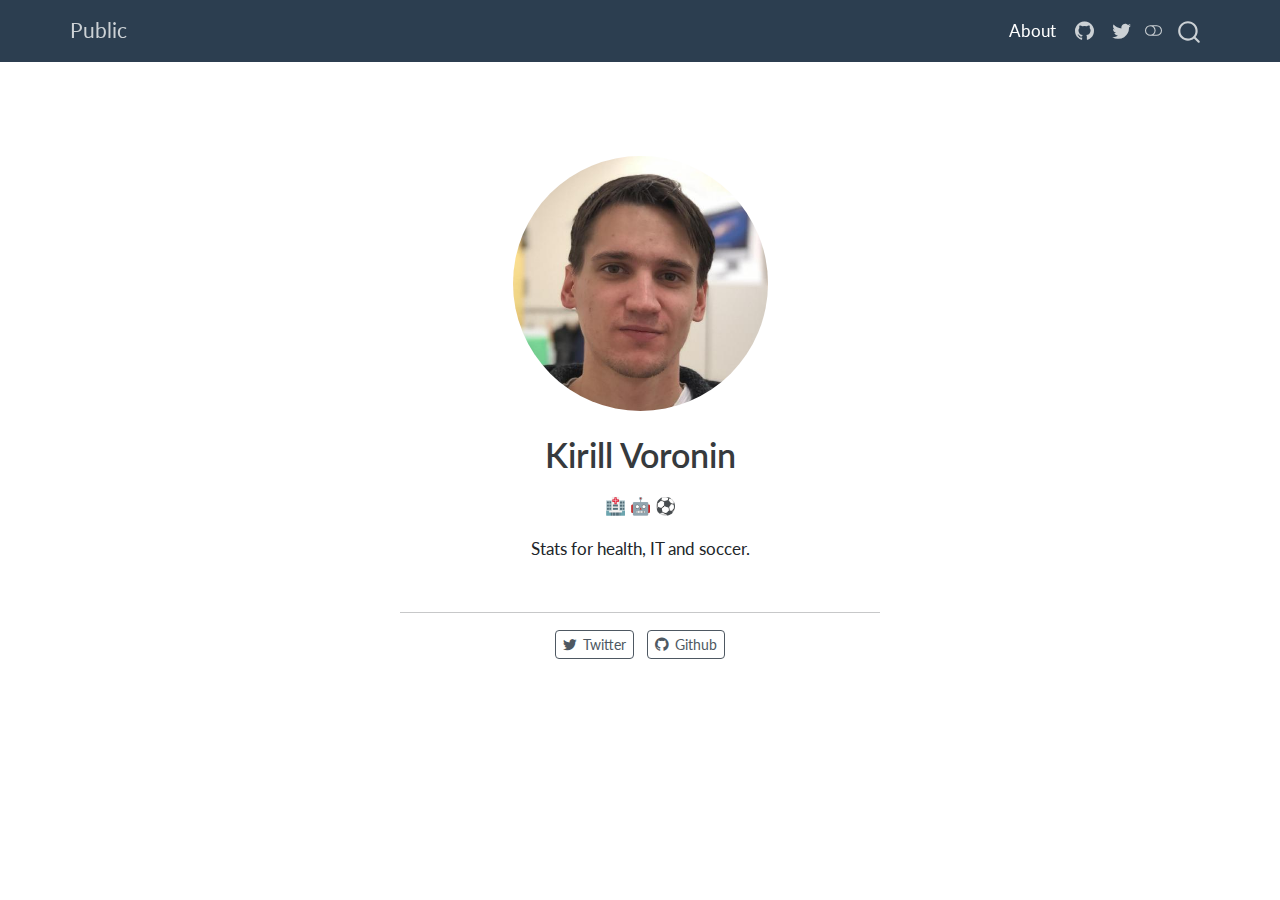
<file: about.html>
<!DOCTYPE html>
<html xmlns="http://www.w3.org/1999/xhtml" lang="en" xml:lang="en"><head>

<meta charset="utf-8">
<meta name="generator" content="quarto-1.3.450">

<meta name="viewport" content="width=device-width, initial-scale=1.0, user-scalable=yes">


<title>Public - About</title>
<style>
code{white-space: pre-wrap;}
span.smallcaps{font-variant: small-caps;}
div.columns{display: flex; gap: min(4vw, 1.5em);}
div.column{flex: auto; overflow-x: auto;}
div.hanging-indent{margin-left: 1.5em; text-indent: -1.5em;}
ul.task-list{list-style: none;}
ul.task-list li input[type="checkbox"] {
  width: 0.8em;
  margin: 0 0.8em 0.2em -1em; /* quarto-specific, see https://github.com/quarto-dev/quarto-cli/issues/4556 */ 
  vertical-align: middle;
}
</style>


<script src="site_libs/quarto-nav/quarto-nav.js"></script>
<script src="site_libs/quarto-nav/headroom.min.js"></script>
<script src="site_libs/clipboard/clipboard.min.js"></script>
<script src="site_libs/quarto-search/autocomplete.umd.js"></script>
<script src="site_libs/quarto-search/fuse.min.js"></script>
<script src="site_libs/quarto-search/quarto-search.js"></script>
<meta name="quarto:offset" content="./">
<script src="site_libs/quarto-html/quarto.js"></script>
<script src="site_libs/quarto-html/popper.min.js"></script>
<script src="site_libs/quarto-html/tippy.umd.min.js"></script>
<link href="site_libs/quarto-html/tippy.css" rel="stylesheet">
<link href="site_libs/quarto-html/quarto-syntax-highlighting.css" rel="stylesheet" class="quarto-color-scheme" id="quarto-text-highlighting-styles">
<link href="site_libs/quarto-html/quarto-syntax-highlighting-dark.css" rel="prefetch" class="quarto-color-scheme quarto-color-alternate" id="quarto-text-highlighting-styles">
<script src="site_libs/bootstrap/bootstrap.min.js"></script>
<link href="site_libs/bootstrap/bootstrap-icons.css" rel="stylesheet">
<link href="site_libs/bootstrap/bootstrap.min.css" rel="stylesheet" class="quarto-color-scheme" id="quarto-bootstrap" data-mode="light">
<link href="site_libs/bootstrap/bootstrap-dark.min.css" rel="prefetch" class="quarto-color-scheme quarto-color-alternate" id="quarto-bootstrap" data-mode="dark">
<script id="quarto-search-options" type="application/json">{
  "location": "navbar",
  "copy-button": false,
  "collapse-after": 3,
  "panel-placement": "end",
  "type": "overlay",
  "limit": 20,
  "language": {
    "search-no-results-text": "No results",
    "search-matching-documents-text": "matching documents",
    "search-copy-link-title": "Copy link to search",
    "search-hide-matches-text": "Hide additional matches",
    "search-more-match-text": "more match in this document",
    "search-more-matches-text": "more matches in this document",
    "search-clear-button-title": "Clear",
    "search-detached-cancel-button-title": "Cancel",
    "search-submit-button-title": "Submit",
    "search-label": "Search"
  }
}</script>


<link rel="stylesheet" href="styles.css">
</head>

<body class="nav-fixed fullcontent">

<div id="quarto-search-results"></div>
  <header id="quarto-header" class="headroom fixed-top">
    <nav class="navbar navbar-expand-lg navbar-dark ">
      <div class="navbar-container container-fluid">
      <div class="navbar-brand-container">
    <a class="navbar-brand" href="./index.html">
    <span class="navbar-title">Public</span>
    </a>
  </div>
            <div id="quarto-search" class="" title="Search"></div>
          <button class="navbar-toggler" type="button" data-bs-toggle="collapse" data-bs-target="#navbarCollapse" aria-controls="navbarCollapse" aria-expanded="false" aria-label="Toggle navigation" onclick="if (window.quartoToggleHeadroom) { window.quartoToggleHeadroom(); }">
  <span class="navbar-toggler-icon"></span>
</button>
          <div class="collapse navbar-collapse" id="navbarCollapse">
            <ul class="navbar-nav navbar-nav-scroll ms-auto">
  <li class="nav-item">
    <a class="nav-link active" href="./about.html" rel="" target="" aria-current="page">
 <span class="menu-text">About</span></a>
  </li>  
  <li class="nav-item compact">
    <a class="nav-link" href="https://github.com/yoursdearboy" rel="" target=""><i class="bi bi-github" role="img">
</i> 
 <span class="menu-text"></span></a>
  </li>  
  <li class="nav-item compact">
    <a class="nav-link" href="https://twitter.com/prlunestia" rel="" target=""><i class="bi bi-twitter" role="img">
</i> 
 <span class="menu-text"></span></a>
  </li>  
</ul>
            <div class="quarto-navbar-tools">
  <a href="" class="quarto-color-scheme-toggle quarto-navigation-tool  px-1" onclick="window.quartoToggleColorScheme(); return false;" title="Toggle dark mode"><i class="bi"></i></a>
</div>
          </div> <!-- /navcollapse -->
      </div> <!-- /container-fluid -->
    </nav>
</header>
<!-- content -->
<div id="quarto-content" class="quarto-container page-columns page-rows-contents page-layout-article page-navbar">
<!-- sidebar -->
<!-- margin-sidebar -->
    
<!-- main -->
<div class="quarto-about-jolla">
  <img src="profile.jpg" class="about-image
  round " style="height: 15em; width: 15em;">
 <header id="title-block-header" class="quarto-title-block default">
<div class="quarto-title">
<h1 class="title">About</h1>
</div>
<div class="quarto-title-meta">
  </div>
</header><main class="content" id="quarto-document-content">
<section id="kirill-voronin" class="level1">
<h1>Kirill Voronin</h1>
<p>🏥 🤖 ⚽️</p>
<p>Stats for health, IT and soccer.</p>
<style>
h1 {
  display: none;
}
main h1 {
  display: block;
  margin-top: -2rem;
}
</style>


</section>
</main> 
  <hr class="about-sep">
   <div class="about-links">
  <a href="https://twitter.com/prlunestia" class="about-link" rel="" target="">
    <i class="bi bi-twitter"></i>
     <span class="about-link-text">Twitter</span>
  </a>
  <a href="https://github.com/yoursdearboy" class="about-link" rel="" target="">
    <i class="bi bi-github"></i>
     <span class="about-link-text">Github</span>
  </a>
</div>
</div>
 <!-- /main -->
<script id="quarto-html-after-body" type="application/javascript">
window.document.addEventListener("DOMContentLoaded", function (event) {
  const toggleBodyColorMode = (bsSheetEl) => {
    const mode = bsSheetEl.getAttribute("data-mode");
    const bodyEl = window.document.querySelector("body");
    if (mode === "dark") {
      bodyEl.classList.add("quarto-dark");
      bodyEl.classList.remove("quarto-light");
    } else {
      bodyEl.classList.add("quarto-light");
      bodyEl.classList.remove("quarto-dark");
    }
  }
  const toggleBodyColorPrimary = () => {
    const bsSheetEl = window.document.querySelector("link#quarto-bootstrap");
    if (bsSheetEl) {
      toggleBodyColorMode(bsSheetEl);
    }
  }
  toggleBodyColorPrimary();  
  const disableStylesheet = (stylesheets) => {
    for (let i=0; i < stylesheets.length; i++) {
      const stylesheet = stylesheets[i];
      stylesheet.rel = 'prefetch';
    }
  }
  const enableStylesheet = (stylesheets) => {
    for (let i=0; i < stylesheets.length; i++) {
      const stylesheet = stylesheets[i];
      stylesheet.rel = 'stylesheet';
    }
  }
  const manageTransitions = (selector, allowTransitions) => {
    const els = window.document.querySelectorAll(selector);
    for (let i=0; i < els.length; i++) {
      const el = els[i];
      if (allowTransitions) {
        el.classList.remove('notransition');
      } else {
        el.classList.add('notransition');
      }
    }
  }
  const toggleColorMode = (alternate) => {
    // Switch the stylesheets
    const alternateStylesheets = window.document.querySelectorAll('link.quarto-color-scheme.quarto-color-alternate');
    manageTransitions('#quarto-margin-sidebar .nav-link', false);
    if (alternate) {
      enableStylesheet(alternateStylesheets);
      for (const sheetNode of alternateStylesheets) {
        if (sheetNode.id === "quarto-bootstrap") {
          toggleBodyColorMode(sheetNode);
        }
      }
    } else {
      disableStylesheet(alternateStylesheets);
      toggleBodyColorPrimary();
    }
    manageTransitions('#quarto-margin-sidebar .nav-link', true);
    // Switch the toggles
    const toggles = window.document.querySelectorAll('.quarto-color-scheme-toggle');
    for (let i=0; i < toggles.length; i++) {
      const toggle = toggles[i];
      if (toggle) {
        if (alternate) {
          toggle.classList.add("alternate");     
        } else {
          toggle.classList.remove("alternate");
        }
      }
    }
    // Hack to workaround the fact that safari doesn't
    // properly recolor the scrollbar when toggling (#1455)
    if (navigator.userAgent.indexOf('Safari') > 0 && navigator.userAgent.indexOf('Chrome') == -1) {
      manageTransitions("body", false);
      window.scrollTo(0, 1);
      setTimeout(() => {
        window.scrollTo(0, 0);
        manageTransitions("body", true);
      }, 40);  
    }
  }
  const isFileUrl = () => { 
    return window.location.protocol === 'file:';
  }
  const hasAlternateSentinel = () => {  
    let styleSentinel = getColorSchemeSentinel();
    if (styleSentinel !== null) {
      return styleSentinel === "alternate";
    } else {
      return false;
    }
  }
  const setStyleSentinel = (alternate) => {
    const value = alternate ? "alternate" : "default";
    if (!isFileUrl()) {
      window.localStorage.setItem("quarto-color-scheme", value);
    } else {
      localAlternateSentinel = value;
    }
  }
  const getColorSchemeSentinel = () => {
    if (!isFileUrl()) {
      const storageValue = window.localStorage.getItem("quarto-color-scheme");
      return storageValue != null ? storageValue : localAlternateSentinel;
    } else {
      return localAlternateSentinel;
    }
  }
  let localAlternateSentinel = 'default';
  // Dark / light mode switch
  window.quartoToggleColorScheme = () => {
    // Read the current dark / light value 
    let toAlternate = !hasAlternateSentinel();
    toggleColorMode(toAlternate);
    setStyleSentinel(toAlternate);
  };
  // Ensure there is a toggle, if there isn't float one in the top right
  if (window.document.querySelector('.quarto-color-scheme-toggle') === null) {
    const a = window.document.createElement('a');
    a.classList.add('top-right');
    a.classList.add('quarto-color-scheme-toggle');
    a.href = "";
    a.onclick = function() { try { window.quartoToggleColorScheme(); } catch {} return false; };
    const i = window.document.createElement("i");
    i.classList.add('bi');
    a.appendChild(i);
    window.document.body.appendChild(a);
  }
  // Switch to dark mode if need be
  if (hasAlternateSentinel()) {
    toggleColorMode(true);
  } else {
    toggleColorMode(false);
  }
  const isCodeAnnotation = (el) => {
    for (const clz of el.classList) {
      if (clz.startsWith('code-annotation-')) {                     
        return true;
      }
    }
    return false;
  }
  const clipboard = new window.ClipboardJS('.code-copy-button', {
    text: function(trigger) {
      const codeEl = trigger.previousElementSibling.cloneNode(true);
      for (const childEl of codeEl.children) {
        if (isCodeAnnotation(childEl)) {
          childEl.remove();
        }
      }
      return codeEl.innerText;
    }
  });
  clipboard.on('success', function(e) {
    // button target
    const button = e.trigger;
    // don't keep focus
    button.blur();
    // flash "checked"
    button.classList.add('code-copy-button-checked');
    var currentTitle = button.getAttribute("title");
    button.setAttribute("title", "Copied!");
    let tooltip;
    if (window.bootstrap) {
      button.setAttribute("data-bs-toggle", "tooltip");
      button.setAttribute("data-bs-placement", "left");
      button.setAttribute("data-bs-title", "Copied!");
      tooltip = new bootstrap.Tooltip(button, 
        { trigger: "manual", 
          customClass: "code-copy-button-tooltip",
          offset: [0, -8]});
      tooltip.show();    
    }
    setTimeout(function() {
      if (tooltip) {
        tooltip.hide();
        button.removeAttribute("data-bs-title");
        button.removeAttribute("data-bs-toggle");
        button.removeAttribute("data-bs-placement");
      }
      button.setAttribute("title", currentTitle);
      button.classList.remove('code-copy-button-checked');
    }, 1000);
    // clear code selection
    e.clearSelection();
  });
  function tippyHover(el, contentFn) {
    const config = {
      allowHTML: true,
      content: contentFn,
      maxWidth: 500,
      delay: 100,
      arrow: false,
      appendTo: function(el) {
          return el.parentElement;
      },
      interactive: true,
      interactiveBorder: 10,
      theme: 'quarto',
      placement: 'bottom-start'
    };
    window.tippy(el, config); 
  }
  const noterefs = window.document.querySelectorAll('a[role="doc-noteref"]');
  for (var i=0; i<noterefs.length; i++) {
    const ref = noterefs[i];
    tippyHover(ref, function() {
      // use id or data attribute instead here
      let href = ref.getAttribute('data-footnote-href') || ref.getAttribute('href');
      try { href = new URL(href).hash; } catch {}
      const id = href.replace(/^#\/?/, "");
      const note = window.document.getElementById(id);
      return note.innerHTML;
    });
  }
      let selectedAnnoteEl;
      const selectorForAnnotation = ( cell, annotation) => {
        let cellAttr = 'data-code-cell="' + cell + '"';
        let lineAttr = 'data-code-annotation="' +  annotation + '"';
        const selector = 'span[' + cellAttr + '][' + lineAttr + ']';
        return selector;
      }
      const selectCodeLines = (annoteEl) => {
        const doc = window.document;
        const targetCell = annoteEl.getAttribute("data-target-cell");
        const targetAnnotation = annoteEl.getAttribute("data-target-annotation");
        const annoteSpan = window.document.querySelector(selectorForAnnotation(targetCell, targetAnnotation));
        const lines = annoteSpan.getAttribute("data-code-lines").split(",");
        const lineIds = lines.map((line) => {
          return targetCell + "-" + line;
        })
        let top = null;
        let height = null;
        let parent = null;
        if (lineIds.length > 0) {
            //compute the position of the single el (top and bottom and make a div)
            const el = window.document.getElementById(lineIds[0]);
            top = el.offsetTop;
            height = el.offsetHeight;
            parent = el.parentElement.parentElement;
          if (lineIds.length > 1) {
            const lastEl = window.document.getElementById(lineIds[lineIds.length - 1]);
            const bottom = lastEl.offsetTop + lastEl.offsetHeight;
            height = bottom - top;
          }
          if (top !== null && height !== null && parent !== null) {
            // cook up a div (if necessary) and position it 
            let div = window.document.getElementById("code-annotation-line-highlight");
            if (div === null) {
              div = window.document.createElement("div");
              div.setAttribute("id", "code-annotation-line-highlight");
              div.style.position = 'absolute';
              parent.appendChild(div);
            }
            div.style.top = top - 2 + "px";
            div.style.height = height + 4 + "px";
            let gutterDiv = window.document.getElementById("code-annotation-line-highlight-gutter");
            if (gutterDiv === null) {
              gutterDiv = window.document.createElement("div");
              gutterDiv.setAttribute("id", "code-annotation-line-highlight-gutter");
              gutterDiv.style.position = 'absolute';
              const codeCell = window.document.getElementById(targetCell);
              const gutter = codeCell.querySelector('.code-annotation-gutter');
              gutter.appendChild(gutterDiv);
            }
            gutterDiv.style.top = top - 2 + "px";
            gutterDiv.style.height = height + 4 + "px";
          }
          selectedAnnoteEl = annoteEl;
        }
      };
      const unselectCodeLines = () => {
        const elementsIds = ["code-annotation-line-highlight", "code-annotation-line-highlight-gutter"];
        elementsIds.forEach((elId) => {
          const div = window.document.getElementById(elId);
          if (div) {
            div.remove();
          }
        });
        selectedAnnoteEl = undefined;
      };
      // Attach click handler to the DT
      const annoteDls = window.document.querySelectorAll('dt[data-target-cell]');
      for (const annoteDlNode of annoteDls) {
        annoteDlNode.addEventListener('click', (event) => {
          const clickedEl = event.target;
          if (clickedEl !== selectedAnnoteEl) {
            unselectCodeLines();
            const activeEl = window.document.querySelector('dt[data-target-cell].code-annotation-active');
            if (activeEl) {
              activeEl.classList.remove('code-annotation-active');
            }
            selectCodeLines(clickedEl);
            clickedEl.classList.add('code-annotation-active');
          } else {
            // Unselect the line
            unselectCodeLines();
            clickedEl.classList.remove('code-annotation-active');
          }
        });
      }
  const findCites = (el) => {
    const parentEl = el.parentElement;
    if (parentEl) {
      const cites = parentEl.dataset.cites;
      if (cites) {
        return {
          el,
          cites: cites.split(' ')
        };
      } else {
        return findCites(el.parentElement)
      }
    } else {
      return undefined;
    }
  };
  var bibliorefs = window.document.querySelectorAll('a[role="doc-biblioref"]');
  for (var i=0; i<bibliorefs.length; i++) {
    const ref = bibliorefs[i];
    const citeInfo = findCites(ref);
    if (citeInfo) {
      tippyHover(citeInfo.el, function() {
        var popup = window.document.createElement('div');
        citeInfo.cites.forEach(function(cite) {
          var citeDiv = window.document.createElement('div');
          citeDiv.classList.add('hanging-indent');
          citeDiv.classList.add('csl-entry');
          var biblioDiv = window.document.getElementById('ref-' + cite);
          if (biblioDiv) {
            citeDiv.innerHTML = biblioDiv.innerHTML;
          }
          popup.appendChild(citeDiv);
        });
        return popup.innerHTML;
      });
    }
  }
});
</script>
</div> <!-- /content -->



</body></html>
</file>
<file: site_libs/quarto-html/tippy.css>
.tippy-box[data-animation=fade][data-state=hidden]{opacity:0}[data-tippy-root]{max-width:calc(100vw - 10px)}.tippy-box{position:relative;background-color:#333;color:#fff;border-radius:4px;font-size:14px;line-height:1.4;white-space:normal;outline:0;transition-property:transform,visibility,opacity}.tippy-box[data-placement^=top]>.tippy-arrow{bottom:0}.tippy-box[data-placement^=top]>.tippy-arrow:before{bottom:-7px;left:0;border-width:8px 8px 0;border-top-color:initial;transform-origin:center top}.tippy-box[data-placement^=bottom]>.tippy-arrow{top:0}.tippy-box[data-placement^=bottom]>.tippy-arrow:before{top:-7px;left:0;border-width:0 8px 8px;border-bottom-color:initial;transform-origin:center bottom}.tippy-box[data-placement^=left]>.tippy-arrow{right:0}.tippy-box[data-placement^=left]>.tippy-arrow:before{border-width:8px 0 8px 8px;border-left-color:initial;right:-7px;transform-origin:center left}.tippy-box[data-placement^=right]>.tippy-arrow{left:0}.tippy-box[data-placement^=right]>.tippy-arrow:before{left:-7px;border-width:8px 8px 8px 0;border-right-color:initial;transform-origin:center right}.tippy-box[data-inertia][data-state=visible]{transition-timing-function:cubic-bezier(.54,1.5,.38,1.11)}.tippy-arrow{width:16px;height:16px;color:#333}.tippy-arrow:before{content:"";position:absolute;border-color:transparent;border-style:solid}.tippy-content{position:relative;padding:5px 9px;z-index:1}
</file>
<file: site_libs/quarto-html/quarto-syntax-highlighting.css>
/* quarto syntax highlight colors */
:root {
  --quarto-hl-ot-color: #003B4F;
  --quarto-hl-at-color: #657422;
  --quarto-hl-ss-color: #20794D;
  --quarto-hl-an-color: #5E5E5E;
  --quarto-hl-fu-color: #4758AB;
  --quarto-hl-st-color: #20794D;
  --quarto-hl-cf-color: #003B4F;
  --quarto-hl-op-color: #5E5E5E;
  --quarto-hl-er-color: #AD0000;
  --quarto-hl-bn-color: #AD0000;
  --quarto-hl-al-color: #AD0000;
  --quarto-hl-va-color: #111111;
  --quarto-hl-bu-color: inherit;
  --quarto-hl-ex-color: inherit;
  --quarto-hl-pp-color: #AD0000;
  --quarto-hl-in-color: #5E5E5E;
  --quarto-hl-vs-color: #20794D;
  --quarto-hl-wa-color: #5E5E5E;
  --quarto-hl-do-color: #5E5E5E;
  --quarto-hl-im-color: #00769E;
  --quarto-hl-ch-color: #20794D;
  --quarto-hl-dt-color: #AD0000;
  --quarto-hl-fl-color: #AD0000;
  --quarto-hl-co-color: #5E5E5E;
  --quarto-hl-cv-color: #5E5E5E;
  --quarto-hl-cn-color: #8f5902;
  --quarto-hl-sc-color: #5E5E5E;
  --quarto-hl-dv-color: #AD0000;
  --quarto-hl-kw-color: #003B4F;
}

/* other quarto variables */
:root {
  --quarto-font-monospace: SFMono-Regular, Menlo, Monaco, Consolas, "Liberation Mono", "Courier New", monospace;
}

pre > code.sourceCode > span {
  color: #003B4F;
}

code span {
  color: #003B4F;
}

code.sourceCode > span {
  color: #003B4F;
}

div.sourceCode,
div.sourceCode pre.sourceCode {
  color: #003B4F;
}

code span.ot {
  color: #003B4F;
  font-style: inherit;
}

code span.at {
  color: #657422;
  font-style: inherit;
}

code span.ss {
  color: #20794D;
  font-style: inherit;
}

code span.an {
  color: #5E5E5E;
  font-style: inherit;
}

code span.fu {
  color: #4758AB;
  font-style: inherit;
}

code span.st {
  color: #20794D;
  font-style: inherit;
}

code span.cf {
  color: #003B4F;
  font-style: inherit;
}

code span.op {
  color: #5E5E5E;
  font-style: inherit;
}

code span.er {
  color: #AD0000;
  font-style: inherit;
}

code span.bn {
  color: #AD0000;
  font-style: inherit;
}

code span.al {
  color: #AD0000;
  font-style: inherit;
}

code span.va {
  color: #111111;
  font-style: inherit;
}

code span.bu {
  font-style: inherit;
}

code span.ex {
  font-style: inherit;
}

code span.pp {
  color: #AD0000;
  font-style: inherit;
}

code span.in {
  color: #5E5E5E;
  font-style: inherit;
}

code span.vs {
  color: #20794D;
  font-style: inherit;
}

code span.wa {
  color: #5E5E5E;
  font-style: italic;
}

code span.do {
  color: #5E5E5E;
  font-style: italic;
}

code span.im {
  color: #00769E;
  font-style: inherit;
}

code span.ch {
  color: #20794D;
  font-style: inherit;
}

code span.dt {
  color: #AD0000;
  font-style: inherit;
}

code span.fl {
  color: #AD0000;
  font-style: inherit;
}

code span.co {
  color: #5E5E5E;
  font-style: inherit;
}

code span.cv {
  color: #5E5E5E;
  font-style: italic;
}

code span.cn {
  color: #8f5902;
  font-style: inherit;
}

code span.sc {
  color: #5E5E5E;
  font-style: inherit;
}

code span.dv {
  color: #AD0000;
  font-style: inherit;
}

code span.kw {
  color: #003B4F;
  font-style: inherit;
}

.prevent-inlining {
  content: "</";
}

/*# sourceMappingURL=debc5d5d77c3f9108843748ff7464032.css.map */
</file>
<file: site_libs/quarto-html/quarto-syntax-highlighting-dark.css>
/* quarto syntax highlight colors */
:root {
  --quarto-hl-al-color: #f07178;
  --quarto-hl-an-color: #d4d0ab;
  --quarto-hl-at-color: #00e0e0;
  --quarto-hl-bn-color: #d4d0ab;
  --quarto-hl-bu-color: #abe338;
  --quarto-hl-ch-color: #abe338;
  --quarto-hl-co-color: #f8f8f2;
  --quarto-hl-cv-color: #ffd700;
  --quarto-hl-cn-color: #ffd700;
  --quarto-hl-cf-color: #ffa07a;
  --quarto-hl-dt-color: #ffa07a;
  --quarto-hl-dv-color: #d4d0ab;
  --quarto-hl-do-color: #f8f8f2;
  --quarto-hl-er-color: #f07178;
  --quarto-hl-ex-color: #00e0e0;
  --quarto-hl-fl-color: #d4d0ab;
  --quarto-hl-fu-color: #ffa07a;
  --quarto-hl-im-color: #abe338;
  --quarto-hl-in-color: #d4d0ab;
  --quarto-hl-kw-color: #ffa07a;
  --quarto-hl-op-color: #ffa07a;
  --quarto-hl-ot-color: #00e0e0;
  --quarto-hl-pp-color: #dcc6e0;
  --quarto-hl-re-color: #00e0e0;
  --quarto-hl-sc-color: #abe338;
  --quarto-hl-ss-color: #abe338;
  --quarto-hl-st-color: #abe338;
  --quarto-hl-va-color: #00e0e0;
  --quarto-hl-vs-color: #abe338;
  --quarto-hl-wa-color: #dcc6e0;
}

/* other quarto variables */
:root {
  --quarto-font-monospace: SFMono-Regular, Menlo, Monaco, Consolas, "Liberation Mono", "Courier New", monospace;
}

code span.al {
  background-color: #2a0f15;
  font-weight: bold;
  color: #f07178;
}

code span.an {
  color: #d4d0ab;
}

code span.at {
  color: #00e0e0;
}

code span.bn {
  color: #d4d0ab;
}

code span.bu {
  color: #abe338;
}

code span.ch {
  color: #abe338;
}

code span.co {
  font-style: italic;
  color: #f8f8f2;
}

code span.cv {
  color: #ffd700;
}

code span.cn {
  color: #ffd700;
}

code span.cf {
  font-weight: bold;
  color: #ffa07a;
}

code span.dt {
  color: #ffa07a;
}

code span.dv {
  color: #d4d0ab;
}

code span.do {
  color: #f8f8f2;
}

code span.er {
  color: #f07178;
  text-decoration: underline;
}

code span.ex {
  font-weight: bold;
  color: #00e0e0;
}

code span.fl {
  color: #d4d0ab;
}

code span.fu {
  color: #ffa07a;
}

code span.im {
  color: #abe338;
}

code span.in {
  color: #d4d0ab;
}

code span.kw {
  font-weight: bold;
  color: #ffa07a;
}

pre > code.sourceCode > span {
  color: #f8f8f2;
}

code span {
  color: #f8f8f2;
}

code.sourceCode > span {
  color: #f8f8f2;
}

div.sourceCode,
div.sourceCode pre.sourceCode {
  color: #f8f8f2;
}

code span.op {
  color: #ffa07a;
}

code span.ot {
  color: #00e0e0;
}

code span.pp {
  color: #dcc6e0;
}

code span.re {
  background-color: #f8f8f2;
  color: #00e0e0;
}

code span.sc {
  color: #abe338;
}

code span.ss {
  color: #abe338;
}

code span.st {
  color: #abe338;
}

code span.va {
  color: #00e0e0;
}

code span.vs {
  color: #abe338;
}

code span.wa {
  color: #dcc6e0;
}

.prevent-inlining {
  content: "</";
}

/*# sourceMappingURL=935a306eefa94366c21e1a970dddb765.css.map */
</file>
<file: styles.css>
@media (min-width: 1200px) {
    .navbar {
        padding: .5rem 0;
    }

    .navbar-container {
        max-width: 1140px;
        margin: 0 auto;
    }
}

@media (min-width: 992px) {
    .quarto-title-banner {
        padding-top: .5rem;
        padding-bottom: 1rem;
    }
}

#title-block-header.quarto-title-block.default .quarto-title-meta {
    display: none;
}
</file>
